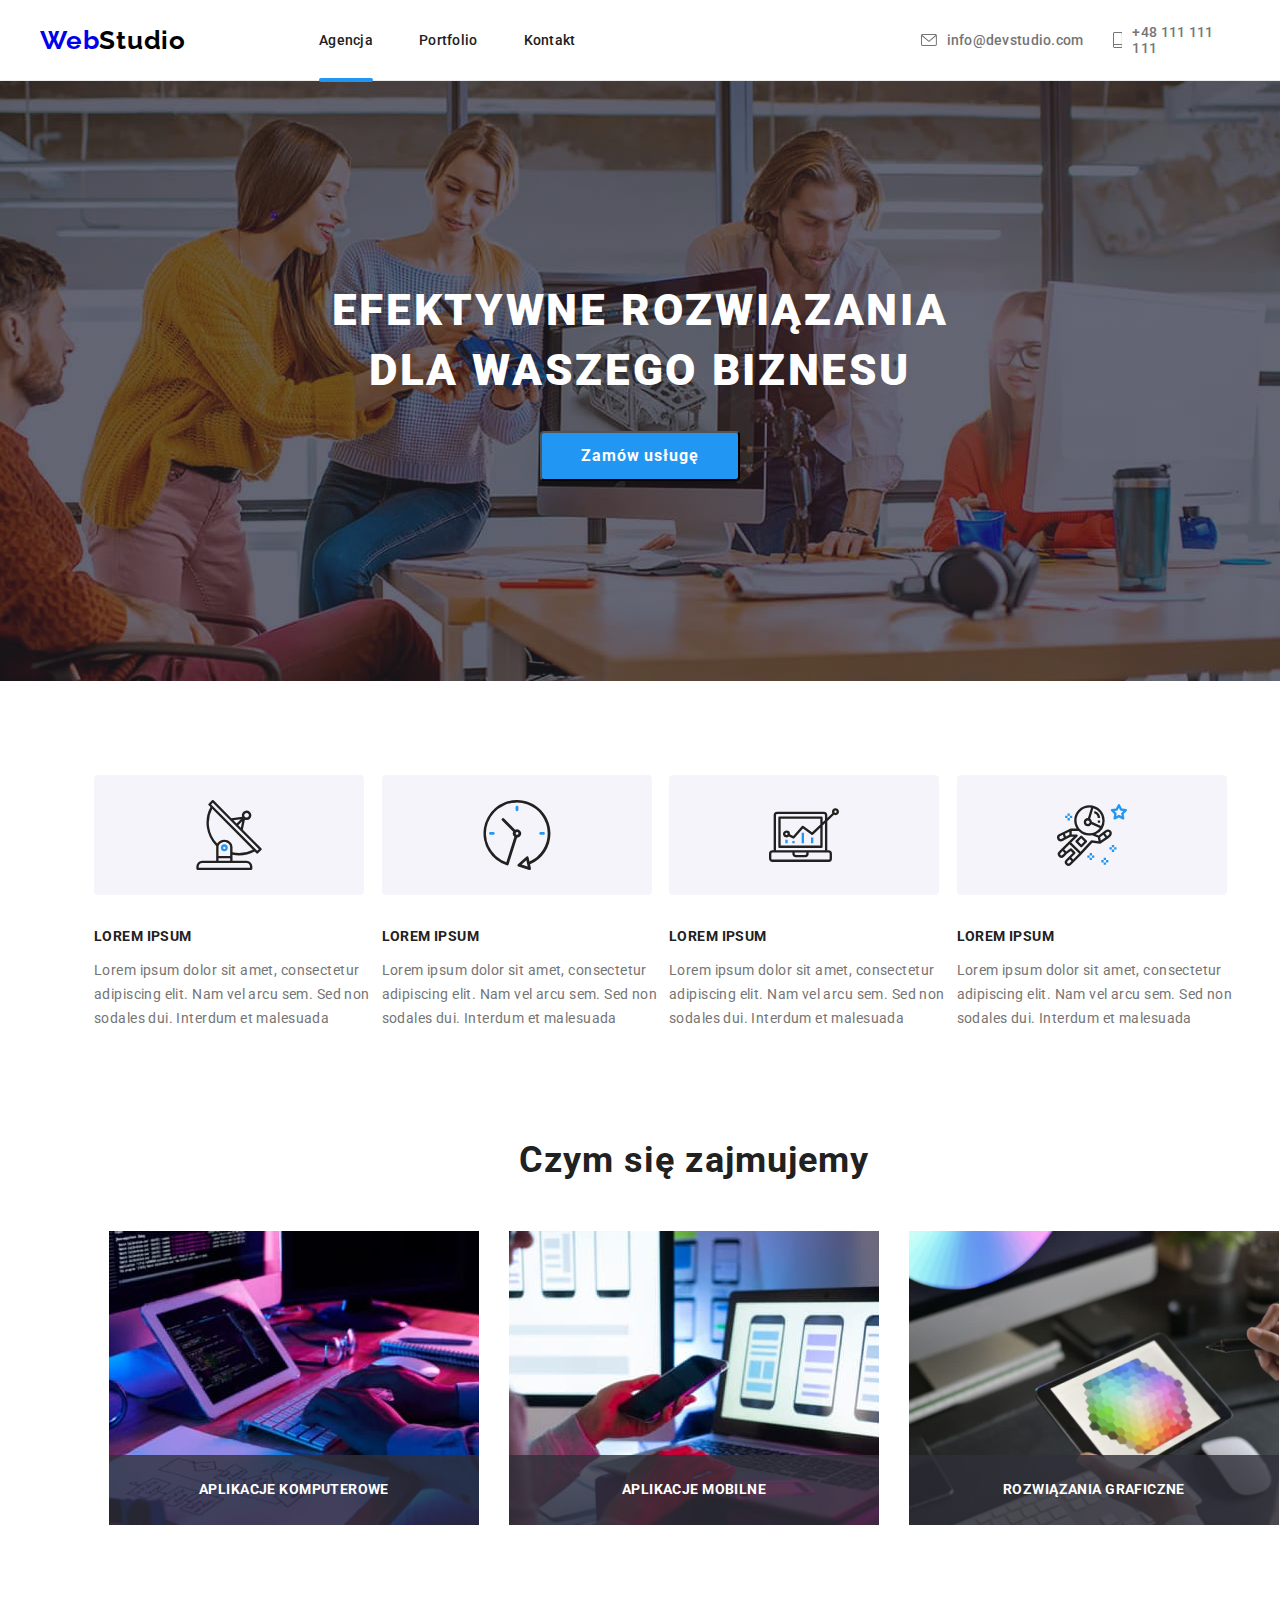
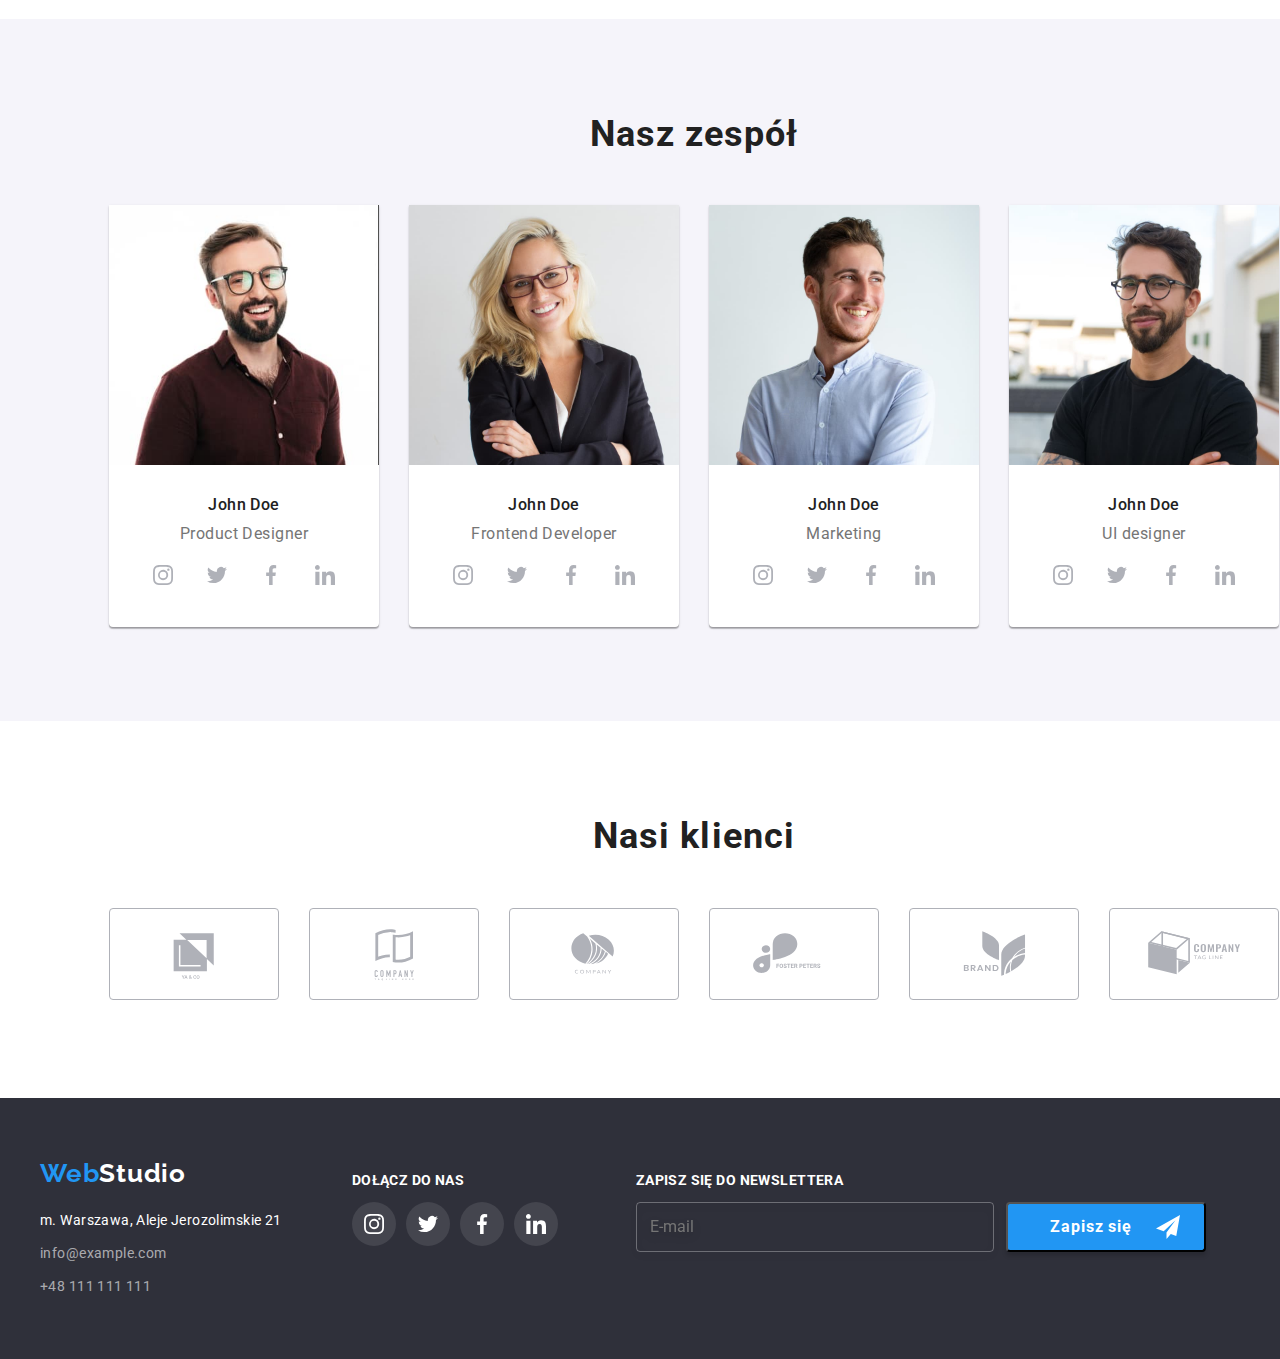
<file: index.html>
<!DOCTYPE html>
<html lang="en">
  <head>
    <title>Wojciech Szczygieł hw3</title>
    <meta charset="UTF-8" />
    <link
      rel="stylesheet"
      href="https://cdnjs.cloudflare.com/ajax/libs/modern-normalize/1.0.0/modern-normalize.min.css"
    />
    <link rel="stylesheet" href="style.css" />
    <link rel="preconnect" href="https://fonts.googleapis.com" />
    <link rel="preconnect" href="https://fonts.gstatic.com" crossorigin />
    <link
      href="https://fonts.googleapis.com/css2?family=Raleway:wght@700&display=swap"
      rel="stylesheet"
    />
    <link
      href="https://fonts.googleapis.com/css2?family=Roboto:wght@400;500;700;900&display=swap"
      rel="stylesheet"
    />
  </head>

  <body>
    <header class="header-style">
      <div class="container row">
        <div class="logo">
          <a href="index.html">Web<span class="logo-black">Studio</span></a>
        </div>
        <nav class="header-nav">
          <ul class="row">
            <li>
              <a class="nav-a is-active" href="index.html"
                >Agencja
                <!-- <div class="is-active"></div> -->
              </a>
            </li>
            <li><a class="nav-a" href="portfolio.html">Portfolio</a></li>
            <li><a class="nav-a" href="">Kontakt</a></li>
          </ul>
        </nav>
        <div class="header-mail">
          <a href="mailto:info@devstudio.com">
            <svg class="header-icon" width="16" height="12">
              <use href="./images/icons.svg#icon-envelope"></use>
            </svg>
            info@devstudio.com
          </a>
        </div>
        <div class="phone-number">
          <a href="">
            <svg class="header-icon" width="10" height="16">
              <use href="./images/icons.svg#icon-smartphone"></use>
            </svg>

            +48 111 111 111</a
          >
        </div>
      </div>
    </header>

    <main>
      <section class="section padding-zero">
        <div class="section-1-bg">
          <div class="container">
            <h1>EFEKTYWNE ROZWIĄZANIA DLA WASZEGO BIZNESU</h1>
            <button type="button" class="section-1-button" data-modal-open>
              <span class="button-name">Zamów usługę</span>
            </button>
          </div>
        </div>
      </section>

      <section class="section section-2-bg">
        <div class="container">
          <ul class="card-set">
            <li class="item">
              <svg width="270" height="120">
                <use href="./images/icons.svg#icon-antena"></use>
              </svg>
              <h2>Lorem ipsum</h2>
              <p>
                Lorem ipsum dolor sit amet, consectetur adipiscing elit. Nam vel
                arcu sem. Sed non sodales dui. Interdum et malesuada
              </p>
            </li>

            <li class="item">
              <svg width="270" height="120">
                <use href="./images/icons.svg#icon-clock"></use>
              </svg>
              <h2>Lorem ipsum</h2>
              <p>
                Lorem ipsum dolor sit amet, consectetur adipiscing elit. Nam vel
                arcu sem. Sed non sodales dui. Interdum et malesuada
              </p>
            </li>

            <li class="item">
              <svg width="270" height="120">
                <use href="./images/icons.svg#icon-diagram"></use>
              </svg>
              <h2>Lorem ipsum</h2>
              <p>
                Lorem ipsum dolor sit amet, consectetur adipiscing elit. Nam vel
                arcu sem. Sed non sodales dui. Interdum et malesuada
              </p>
            </li>

            <li class="item">
              <svg width="270" height="120">
                <use href="./images/icons.svg#icon-astronaut"></use>
              </svg>
              <h2>Lorem ipsum</h2>
              <p>
                Lorem ipsum dolor sit amet, consectetur adipiscing elit. Nam vel
                arcu sem. Sed non sodales dui. Interdum et malesuada
              </p>
            </li>
          </ul>

          <h2>Czym się zajmujemy</h2>

          <div class="main-div-2-images">
            <div class="main-div-2-single-image">
              <img
                width="370"
                height="294"
                alt="A person is typing on a keyboard in a slightly lighted room."
                src="images/csz0.jpg"
              />
              <p>Aplikacje komputerowe</p>
            </div>
            <div class="main-div-2-single-image">
              <img
                width="370"
                height="294"
                alt="A woman is in front of a computer. She has a phone in her hand."
                src="images/csz1.jpg"
              />
              <p>Aplikacje mobilne</p>
            </div>
            <div class="main-div-2-single-image">
              <img
                width="370"
                height="294"
                alt="A person is holding a tablet in their left hand and a pen in their right hand. On the tablet there is a palette of colors."
                src="images/csz2.jpg"
              />
              <p>Rozwiązania graficzne</p>
            </div>
          </div>
        </div>
      </section>

      <section class="section section-3-bg">
        <div class="container">
          <h2>Nasz zespół</h2>
          <ul class="main-div-3-our-team-table">
            <li class="main-div3-our-team-member">
              <img
                width="270"
                height="260"
                alt="A white young man in a claret shirt. He has a beard and is smiling."
                src="images/john_doe_1.jpg"
              />
              <p class="main-div3-our-team-member-name">John Doe</p>
              <p class="main-div3-our-team-member-position">Product Designer</p>
              <div class="social-links">
                <a href="#">
                  <svg width="44" height="44">
                    <use href="./images/icons.svg#icon-instagram"></use>
                  </svg>
                </a>
                <a href="#">
                  <svg width="44" height="44">
                    <use href="./images/icons.svg#icon-twitter"></use>
                  </svg>
                </a>
                <a href="#">
                  <svg width="44" height="44">
                    <use href="./images/icons.svg#icon-facebook"></use>
                  </svg>
                </a>
                <a href="#">
                  <svg width="44" height="44">
                    <use href="./images/icons.svg#icon-linkedin"></use>
                  </svg>
                </a>
              </div>
            </li>
            <li class="main-div3-our-team-member">
              <img
                width="270"
                height="260"
                alt="A white blonde woman in proffesional suit. She has sunglasses."
                src="images/john_doe_2.jpg"
              />
              <p class="main-div3-our-team-member-name">John Doe</p>
              <p class="main-div3-our-team-member-position">
                Frontend Developer
              </p>
              <div class="social-links">
                <a href="#">
                  <svg width="44" height="44">
                    <use href="./images/icons.svg#icon-instagram"></use>
                  </svg>
                </a>
                <a href="#">
                  <svg width="44" height="44">
                    <use href="./images/icons.svg#icon-twitter"></use>
                  </svg>
                </a>
                <a href="#">
                  <svg width="44" height="44">
                    <use href="./images/icons.svg#icon-facebook"></use>
                  </svg>
                </a>
                <a href="#">
                  <svg width="44" height="44">
                    <use href="./images/icons.svg#icon-linkedin"></use>
                  </svg>
                </a>
              </div>
            </li>
            <li class="main-div3-our-team-member">
              <img
                width="270"
                height="260"
                alt="A white young, wide smiling man in a bluish shirt."
                src="images/john_doe_3.jpg"
              />
              <p class="main-div3-our-team-member-name">John Doe</p>
              <p class="main-div3-our-team-member-position">Marketing</p>
              <div class="social-links">
                <a href="#">
                  <svg width="44" height="44">
                    <use href="./images/icons.svg#icon-instagram"></use>
                  </svg>
                </a>
                <a href="#">
                  <svg width="44" height="44">
                    <use href="./images/icons.svg#icon-twitter"></use>
                  </svg>
                </a>
                <a href="#">
                  <svg width="44" height="44">
                    <use href="./images/icons.svg#icon-facebook"></use>
                  </svg>
                </a>
                <a href="#">
                  <svg width="44" height="44">
                    <use href="./images/icons.svg#icon-linkedin"></use>
                  </svg>
                </a>
              </div>
            </li>

            <li class="main-div3-our-team-member">
              <img
                width="270"
                height="260"
                alt="A white man, slightly smiling, in a black shirt. He wears glasses and is miling."
                src="images/john_doe_4.jpg"
              />
              <p class="main-div3-our-team-member-name">John Doe</p>
              <p class="main-div3-our-team-member-position">UI designer</p>
              <div class="social-links">
                <a href="#">
                  <svg width="44" height="44">
                    <use href="./images/icons.svg#icon-instagram"></use>
                  </svg>
                </a>
                <a href="#">
                  <svg width="44" height="44">
                    <use href="./images/icons.svg#icon-twitter"></use>
                  </svg>
                </a>
                <a href="#">
                  <svg width="44" height="44">
                    <use href="./images/icons.svg#icon-facebook"></use>
                  </svg>
                </a>
                <a href="#">
                  <svg width="44" height="44">
                    <use href="./images/icons.svg#icon-linkedin"></use>
                  </svg>
                </a>
              </div>
            </li>
          </ul>
        </div>
      </section>

      <section class="section section-4-bg">
        <div class="container">
          <h2>Nasi klienci</h2>
          <ul class="all-our-clients">
            <li class="our-client">
              <a href="#">
                <svg width="170" height="92">
                  <use href="./images/icons.svg#icon-client-1"></use>
                </svg>
              </a>
            </li>
            <li class="our-client">
              <a href="#">
                <svg width="170" height="92">
                  <use href="./images/icons.svg#icon-client-2"></use>
                </svg>
              </a>
            </li>
            <li class="our-client">
              <a href="#">
                <svg width="170" height="92">
                  <use href="./images/icons.svg#icon-client-3"></use>
                </svg>
              </a>
            </li>
            <li class="our-client">
              <a href="#">
                <svg width="170" height="92">
                  <use href="./images/icons.svg#icon-client-4"></use>
                </svg>
              </a>
            </li>
            <li class="our-client">
              <a href="#">
                <svg width="170" height="92">
                  <use href="./images/icons.svg#icon-client-5"></use>
                </svg>
              </a>
            </li>
            <li class="our-client">
              <a href="#">
                <svg width="170" height="92">
                  <use href="./images/icons.svg#icon-client-6"></use>
                </svg>
              </a>
            </li>
          </ul>
        </div>
      </section>
    </main>

    <footer>
      <div class="footer-style">
        <div class="container footer-align-items-left">
          <div class="footer-div-1">
            <a class="footer-logo"
              ><span class="footer-logo-blueweb">Web</span>Studio</a
            >
            <address class="footer-adress-full">
              <a href="#" class="footer-adress">
                m. Warszawa, Aleje Jerozolimskie 21</a
              >
              <a class="footer-mail" href="mailto:info@example.com"
                >info@example.com</a
              >
              <a href="#" class="footer-telephone">+48 111 111 111</a>
            </address>
          </div>
          <div>
            <p class="footer-join-us">Dołącz do nas</p>
            <div class="footer-social-links">
              <a href="#">
                <svg width="44" height="44">
                  <use href="./images/icons.svg#icon-instagram"></use>
                </svg>
              </a>
              <a href="#">
                <svg width="44" height="44">
                  <use href="./images/icons.svg#icon-twitter"></use>
                </svg>
              </a>
              <a href="#">
                <svg width="44" height="44">
                  <use href="./images/icons.svg#icon-facebook"></use>
                </svg>
              </a>
              <a href="#">
                <svg width="44" height="44">
                  <use href="./images/icons.svg#icon-linkedin"></use>
                </svg>
              </a>
            </div>
          </div>
          <div class="footer-div-form">
            <p class="footer-join-us">Zapisz się do newslettera</p>
            <form class="footer-newsletter-form">
              <input
                type="email"
                name="newsletter_email"
                placeholder="E-mail"
              />
              <button type="submit" class="footer-button" data-modal-open>
                <span class="button-name-footer">Zapisz się </span>
                <svg width="24" height="24">
                  <use href="./images/icons.svg#icon-send"></use>
                </svg>
              </button>
            </form>
          </div>
        </div>
      </div>
    </footer>

    <div class="overlay is-hidden" data-modal>
      <div class="modal">
        <button data-modal-close>
          <svg width="11" height="11">
            <use href="./images/icons.svg#icon-close"></use>
          </svg>
        </button>

        <form class="form">
          <p class="modal-header">Zostaw swoje dane w formularzu poniżej</p>

          <fieldset class="fieldset">
            <label>
              <p>Name</p>
              <input type="text" name="order_person_name" />
              <div class="input-icon">
                <svg width="18" height="18">
                  <use href="./images/icons.svg#icon-person-black"></use>
                </svg>
              </div>
            </label>
            <label>
              <p>Telefon</p>
              <input type="tel" name="order_phone_number" />
              <div class="input-icon">
                <svg width="18" height="18">
                  <use href="./images/icons.svg#icon-phone-black"></use>
                </svg>
              </div>
            </label>
            <label>
              <p>Email</p>
              <input type="email" name="order_email" />
              <div class="input-icon">
                <svg width="18" height="18">
                  <use href="./images/icons.svg#icon-email-black"></use>
                </svg>
              </div>
            </label>
            <label>
              <p>Komentarz</p>
              <textarea
                name="order_comment"
                rows="5"
                placeholder="Wprowadź tekst"
              ></textarea>
            </label>
          </fieldset>
          <div class="accept-label">
            <label>
              <input
                class="form-checkbox"
                type="checkbox"
                name="agreed_to_regulation_and_privacy_policy"
                value="agreed"
                unchecked
                display="none"
              />
              <div class="input-icon-check">
                <svg width="16" height="15">
                  <use href="./images/icons.svg#icon-check"></use>
                </svg>
              </div>
            </label>
            <p>
              Oświadczam iż akceptuję <a href="#">Regulamin</a> i
              <a href="#">Politykę prywatności</a>
            </p>
          </div>
          <button type="submit" class="modal-send-button" data-modal-open>
            <span class="button-name">Wyślij</span>
          </button>
        </form>
      </div>
    </div>

    <script src="./js/modal.js"></script>
  </body>
</html>
</file>
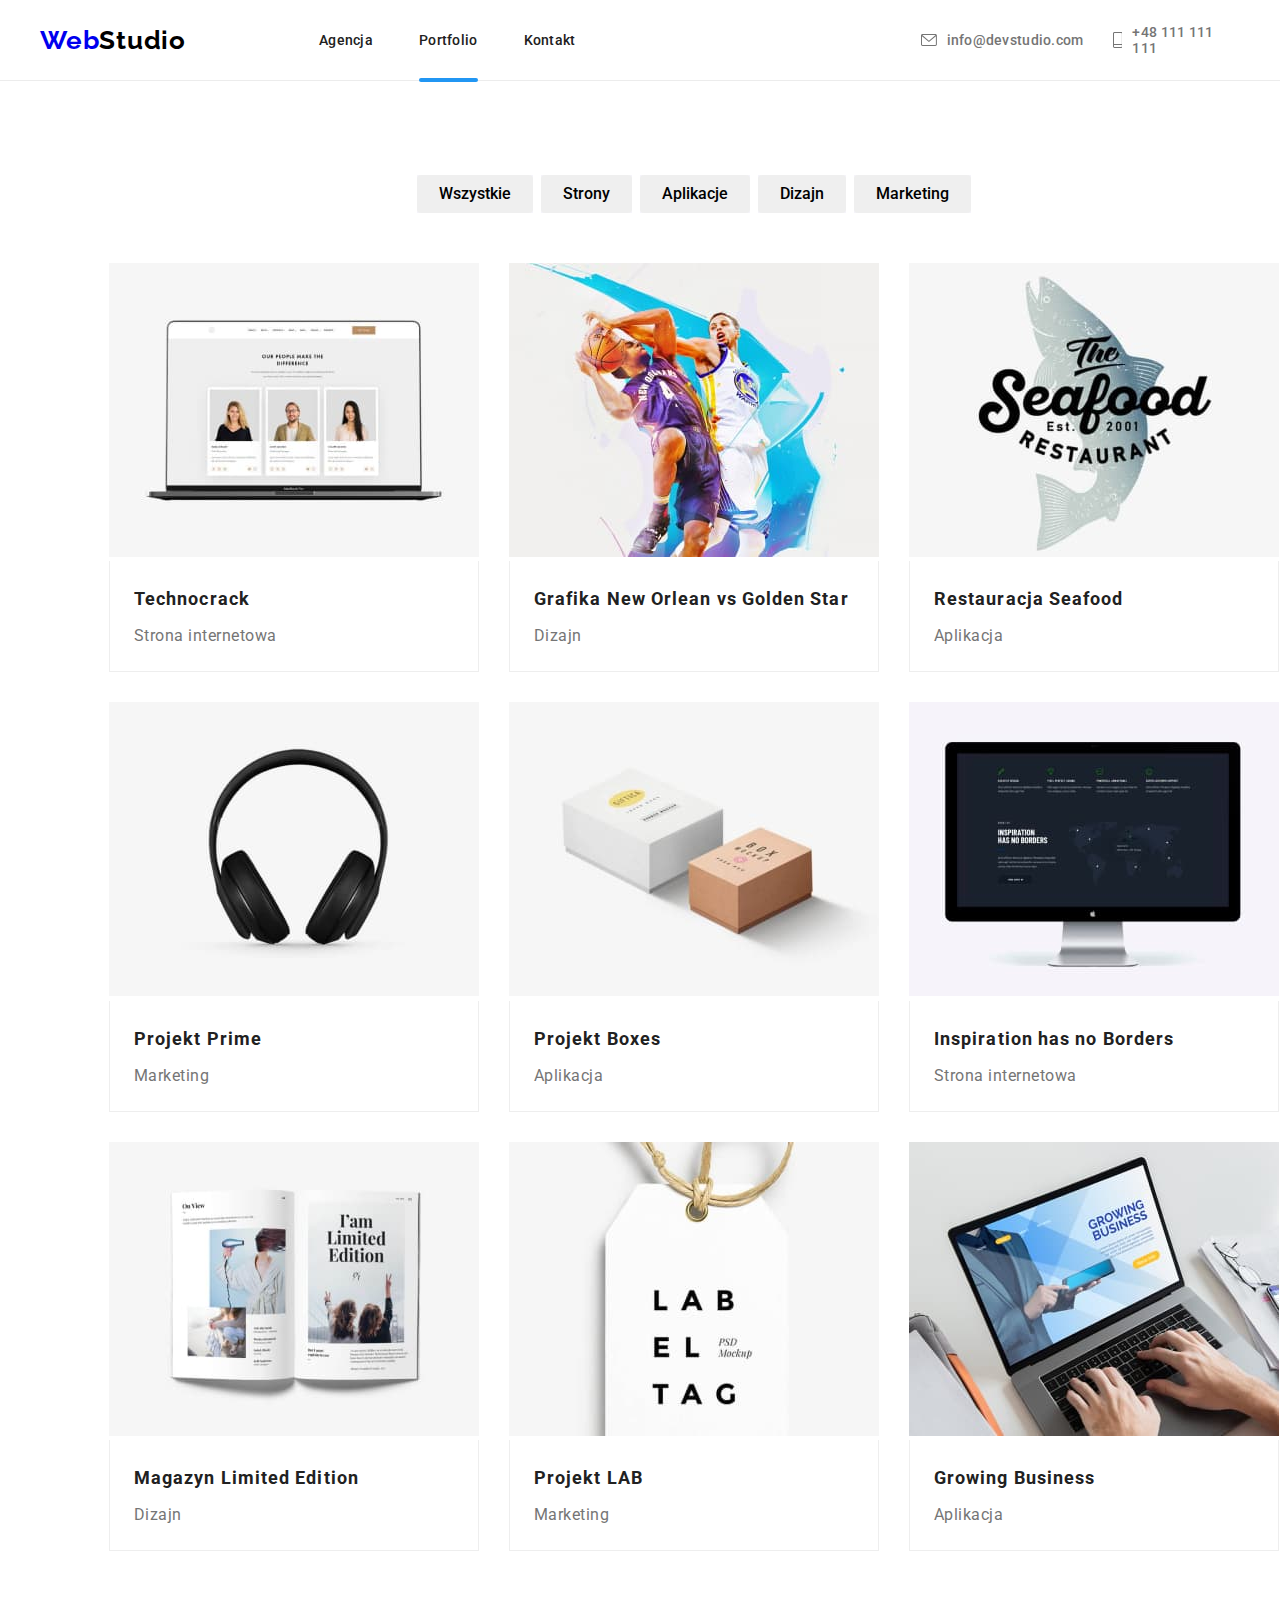
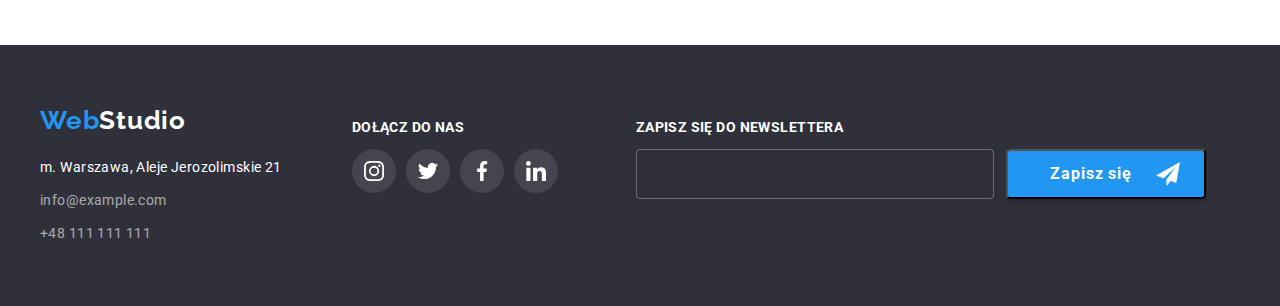
<file: portfolio.html>
<!DOCTYPE html>
<html lang="en">
  <head>
    <title>Portfolio hw3</title>
    <meta charset="UTF-8" />
    <link
      rel="stylesheet"
      href="https://cdnjs.cloudflare.com/ajax/libs/modern-normalize/1.0.0/modern-normalize.min.css"
    />
    <link rel="stylesheet" href="style.css" />
    <link rel="preconnect" href="https://fonts.googleapis.com" />
    <link rel="preconnect" href="https://fonts.gstatic.com" crossorigin />
    <link
      href="https://fonts.googleapis.com/css2?family=Raleway:wght@700&display=swap"
      rel="stylesheet"
    />
    <link
      href="https://fonts.googleapis.com/css2?family=Roboto:wght@400;500;700;900&display=swap"
      rel="stylesheet"
    />
  </head>

  <body>
    <header class="header-style">
      <div class="container row">
        <div class="logo">
          <a href="index.html">Web<span class="logo-black">Studio</span></a>
        </div>
        <nav class="header-nav">
          <ul class="row">
            <li>
              <a class="nav-a" href="index.html"
                >Agencja
                <!-- <div class="is-active"></div> -->
              </a>
            </li>
            <li>
              <a class="nav-a is-active" href="portfolio.html">Portfolio</a>
            </li>
            <li><a class="nav-a" href="">Kontakt</a></li>
          </ul>
        </nav>
        <div class="header-mail">
          <a href="mailto:info@devstudio.com">
            <svg class="header-icon" width="16" height="12">
              <use href="./images/icons.svg#icon-envelope"></use>
            </svg>
            info@devstudio.com
          </a>
        </div>
        <div class="phone-number">
          <a href="">
            <svg class="header-icon" width="10" height="16">
              <use href="./images/icons.svg#icon-smartphone"></use>
            </svg>

            +48 111 111 111</a
          >
        </div>
      </div>
    </header>

    <main>
      <section class="section section-2-bg">
        <div class="container">
          <ul class="portfolio-buttons">
            <li><button type="button">Wszystkie</button></li>
            <li><button type="button">Strony</button></li>
            <li><button type="button">Aplikacje</button></li>
            <li><button type="button">Dizajn</button></li>
            <li><button type="button">Marketing</button></li>
          </ul>

          <ul class="portfolio-cards-wrap">
            <li class="portfolio-images-grid" tabindex="0">
              <div class="portfolio-image">
                <img
                  width="370"
                  height="294"
                  alt="A laptop"
                  src="images/portfolio1.jpg"
                />
                <div class="portfolio-image-rolling-in">
                  Technocrack jest popularną platformą wykorzystywaną do
                  rozpowszechniania koronawirusa. Firmy wykorzystują tę
                  platformę do celów szpiegowskich i ataków na niezabezpieczone
                  serwery konkurencji
                </div>
              </div>
              <p class="portfolio-card-header">Technocrack</p>
              <p class="portfolio-card-comment">Strona internetowa</p>
            </li>
            <li class="portfolio-images-grid" tabindex="0">
              <div class="portfolio-image">
                <img
                  width="370"
                  height="294"
                  alt="Two basketball players fighting over a ball during a jump"
                  src="images/portfolio2.jpg"
                />
                <div class="portfolio-image-rolling-in">
                  Technocrack jest popularną platformą wykorzystywaną do
                  rozpowszechniania koronawirusa. Firmy wykorzystują tę
                  platformę do celów szpiegowskich i ataków na niezabezpieczone
                  serwery konkurencji
                </div>
              </div>
              <p class="portfolio-card-header">
                Grafika New Orlean vs Golden Star
              </p>
              <p class="portfolio-card-comment">Dizajn</p>
            </li>
            <li class="portfolio-images-grid" tabindex="0">
              <div class="portfolio-image">
                <img
                  width="370"
                  height="294"
                  alt="Logo of a seafood reastaurant."
                  src="images/portfolio3.jpg"
                />
                <div class="portfolio-image-rolling-in">
                  Technocrack jest popularną platformą wykorzystywaną do
                  rozpowszechniania koronawirusa. Firmy wykorzystują tę
                  platformę do celów szpiegowskich i ataków na niezabezpieczone
                  serwery konkurencji
                </div>
              </div>
              <p class="portfolio-card-header">Restauracja Seafood</p>
              <p class="portfolio-card-comment">Aplikacja</p>
            </li>

            <li class="portfolio-images-grid" tabindex="0">
              <div class="portfolio-image">
                <img
                  width="370"
                  height="294"
                  alt="A laptop"
                  src="images/portfolio4.jpg"
                />
                <div class="portfolio-image-rolling-in">
                  Technocrack jest popularną platformą wykorzystywaną do
                  rozpowszechniania koronawirusa. Firmy wykorzystują tę
                  platformę do celów szpiegowskich i ataków na niezabezpieczone
                  serwery konkurencji
                </div>
              </div>
              <p class="portfolio-card-header">Projekt Prime</p>
              <p class="portfolio-card-comment">Marketing</p>
            </li>
            <li class="portfolio-images-grid" tabindex="0">
              <div class="portfolio-image">
                <img
                  width="370"
                  height="294"
                  alt="Two basketball players fighting over a ball during a jump"
                  src="images/portfolio5.jpg"
                />
                <div class="portfolio-image-rolling-in">
                  Technocrack jest popularną platformą wykorzystywaną do
                  rozpowszechniania koronawirusa. Firmy wykorzystują tę
                  platformę do celów szpiegowskich i ataków na niezabezpieczone
                  serwery konkurencji
                </div>
              </div>
              <p class="portfolio-card-header">Projekt Boxes</p>
              <p class="portfolio-card-comment">Aplikacja</p>
            </li>
            <li class="portfolio-images-grid" tabindex="0">
              <div class="portfolio-image">
                <img
                  width="370"
                  height="294"
                  alt="Logo of a seafood reastaurant."
                  src="images/portfolio6.jpg"
                />
                <div class="portfolio-image-rolling-in">
                  Technocrack jest popularną platformą wykorzystywaną do
                  rozpowszechniania koronawirusa. Firmy wykorzystują tę
                  platformę do celów szpiegowskich i ataków na niezabezpieczone
                  serwery konkurencji
                </div>
              </div>
              <p class="portfolio-card-header">Inspiration has no Borders</p>
              <p class="portfolio-card-comment">Strona internetowa</p>
            </li>

            <li class="portfolio-images-grid" tabindex="0">
              <div class="portfolio-image">
                <img
                  width="370"
                  height="294"
                  alt="A laptop"
                  src="images/portfolio7.jpg"
                />
                <div class="portfolio-image-rolling-in">
                  Technocrack jest popularną platformą wykorzystywaną do
                  rozpowszechniania koronawirusa. Firmy wykorzystują tę
                  platformę do celów szpiegowskich i ataków na niezabezpieczone
                  serwery konkurencji
                </div>
              </div>
              <p class="portfolio-card-header">Magazyn Limited Edition</p>
              <p class="portfolio-card-comment">Dizajn</p>
            </li>
            <li class="portfolio-images-grid" tabindex="0">
              <div class="portfolio-image">
                <img
                  width="370"
                  height="294"
                  alt="Two basketball players fighting over a ball during a jump"
                  src="images/portfolio8.jpg"
                />
                <div class="portfolio-image-rolling-in">
                  Technocrack jest popularną platformą wykorzystywaną do
                  rozpowszechniania koronawirusa. Firmy wykorzystują tę
                  platformę do celów szpiegowskich i ataków na niezabezpieczone
                  serwery konkurencji
                </div>
              </div>
              <p class="portfolio-card-header">Projekt LAB</p>
              <p class="portfolio-card-comment">Marketing</p>
            </li>
            <li class="portfolio-images-grid" tabindex="0">
              <div class="portfolio-image">
                <img
                  width="370"
                  height="294"
                  alt="Logo of a seafood reastaurant."
                  src="images/portfolio9.jpg"
                />
                <div class="portfolio-image-rolling-in">
                  Technocrack jest popularną platformą wykorzystywaną do
                  rozpowszechniania koronawirusa. Firmy wykorzystują tę
                  platformę do celów szpiegowskich i ataków na niezabezpieczone
                  serwery konkurencji
                </div>
              </div>
              <p class="portfolio-card-header">Growing Business</p>
              <p class="portfolio-card-comment">Aplikacja</p>
            </li>
          </ul>
        </div>
      </section>
    </main>

    <footer>
      <div class="footer-style">
        <div class="container footer-align-items-left">
          <div class="footer-div-1">
            <a class="footer-logo"
              ><span class="footer-logo-blueweb">Web</span>Studio</a
            >
            <address class="footer-adress-full">
              <a href="#" class="footer-adress">
                m. Warszawa, Aleje Jerozolimskie 21</a
              >
              <a class="footer-mail" href="mailto:info@example.com"
                >info@example.com</a
              >
              <a href="#" class="footer-telephone">+48 111 111 111</a>
            </address>
          </div>
          <div>
            <p class="footer-join-us">Dołącz do nas</p>
            <div class="footer-social-links">
              <a href="#">
                <svg width="44" height="44">
                  <use href="./images/icons.svg#icon-instagram"></use>
                </svg>
              </a>
              <a href="#">
                <svg width="44" height="44">
                  <use href="./images/icons.svg#icon-twitter"></use>
                </svg>
              </a>
              <a href="#">
                <svg width="44" height="44">
                  <use href="./images/icons.svg#icon-facebook"></use>
                </svg>
              </a>
              <a href="#">
                <svg width="44" height="44">
                  <use href="./images/icons.svg#icon-linkedin"></use>
                </svg>
              </a>
            </div>
          </div>
          <div class="footer-div-form">
            <p class="footer-join-us">Zapisz się do newslettera</p>
            <form class="footer-newsletter-form">
              <input type="email" name="newsletter_email" />
              <button type="submit" class="footer-button" data-modal-open>
                <span class="button-name-footer">Zapisz się </span>
                <svg width="24" height="24">
                  <use href="./images/icons.svg#icon-send"></use>
                </svg>
              </button>
            </form>
          </div>
        </div>
      </div>
    </footer>
  </body>
</html>
</file>
<file: style.css>
:root {
  --background: #fff;
  --primary-color: #2196f3;
  --primary-text-color: #212121;
  --section-bg-color: #2f303a;
  --section-color: #fff;
  --studio-button-text-color: #fff;
  --main-div-our-team-background-color: #f5f4fa;
  --our-team-member-background-color: #fff;
  --our-team-member-position-text-color: #757575;
  --footer-background: #2f303a;
  --footer-logo-color: #fff;
  --footer-adress-color: #fff;
  --portfolio-buttons-background-color: #f5f4fa;
  --portfolio-buttons-text-hover-color: #fff;
  --section-2-bg-color: #fff;
  --portfolio-card-border: #eeeeee;
  --header-border: #ececec;
  --footer-adress: rgba(255, 255, 255, 0.6);
  --social-links-color: #afb1b8;
  --footer-social-links-bg: rgba(255, 255, 255, 0.1);
  --footer-input-border: rgba(255, 255, 255, 0.3);
  --form-field-border: rgba(33, 33, 33, 0.2);
  --form-placeholder: rgba(117, 117, 117, 0.5);
}

h1 {
  margin: 0;
  padding: 0;
}

h2 {
  padding: 0;
  margin: 0;
}

body {
  font-family: "Roboto", Arial, Helvetica, sans-serif;
  font-style: normal;
  font-weight: 400;
  color: var(--primary-text-color);
  margin: 0 auto;
  background-color: var(--background);
}

.container {
  width: 1200px;
  display: flex;
  flex-direction: column;
  align-items: center;
  margin: auto;
}

.row {
  display: flex;
  flex-direction: row;
  justify-content: center;
  list-style-type: none;
}

.header-style {
  font-weight: 500;
  font-size: 14px;
  letter-spacing: 0.02em;
  display: flex;
  justify-content: center;
  border-bottom: 1px solid var(--header-border);
}

.nav-a {
  position: relative;
  color: var(--primary-text-color);
  text-decoration: none;
  transition-property: color;
  transition-duration: 250ms;
  transition-timing-function: cubic-bezier(0.4, 0, 0.2, 1);
}

.row > li > a:focus,
.row > li > a:hover {
  color: var(--primary-color);
  outline: none;
}

.nav-a:visited {
  color: inherit;
}

.is-active::after {
  content: "";
  position: absolute;
  width: 100%;
  height: 4px;
  left: 0px;
  top: 46px;

  background: #2196f3;
  border-radius: 2px;
}

.is-active:visited {
  color: var(--primary-color);
}

.logo {
  font-family: "Raleway";
  font-weight: 700;
  font-size: 26px;
  margin-right: 93px;

  letter-spacing: 0.03em;

  color: var(--primary-color);
  line-height: 3.076923076923077;
}
.logo > a {
  text-decoration: none;
}

.logo > a:visited {
  color: inherit;
}

.logo-black {
  color: black;
}

.row > li:not(:last-child) {
  margin-right: 46px;
}

.header-nav {
  margin-right: 345px;
}

.header-mail {
  margin-right: 29px;
}

.header-icon {
  margin-right: 10px;
  display: block;
  fill: var(--our-team-member-position-text-color);
  transition-property: fill;
  transition-duration: 250ms;
  transition-timing-function: cubic-bezier(0.4, 0, 0.2, 1);
}

.phone-number > a,
.header-mail > a {
  text-decoration: none;

  align-items: center;
  display: flex;
  color: var(--our-team-member-position-text-color);
  transition-property: color;
  transition-duration: 250ms;
  transition-timing-function: cubic-bezier(0.4, 0, 0.2, 1);
}

.phone-number a:focus,
.phone-number a:hover,
.header-mail a:focus,
.header-mail a:hover {
  color: var(--primary-color);
  outline: none;
}

.phone-number a:focus > svg,
.phone-number a:hover > svg,
.header-mail a:focus > svg,
.header-mail a:hover > svg {
  fill: var(--primary-color);
  outline: none;
}

.section {
  align-items: center;
  display: flex;
  justify-content: center;
  flex-direction: column;
  padding: 94px;
  width: 100%;
  background: var(--section-bg-color);
}

.padding-zero {
  padding: 0;
}

.section-2-bg {
  background-color: var(--section-2-bg-color);
}

.container > h1 {
  font-weight: 900;
  width: 696px;
  font-size: 44px;
  line-height: 1.36;
  /* or 136% */
  text-align: center;
  letter-spacing: 0.06em;
  text-transform: uppercase;

  color: var(--section-color);
}

.section-1-button {
  height: 50px;
  width: 200px;
  margin-top: 30px;
  background: var(--primary-color);
  box-shadow: 0px 4px 4px rgba(0, 0, 0, 0.15);
  border-radius: 4px;
}

.button-name {
  width: 117px;
  font-weight: 700;
  line-height: 1.88;

  align-items: center;
  text-align: center;
  letter-spacing: 0.06em;
  color: var(--studio-button-text-color);
}

.section-1-bg {
  padding: 200px;
  background-image: linear-gradient(to right, #2f303a66, #2f303a66),
    url(images/section-1-background.jpg);
  height: 600px;

  object-fit: contain;
}

.card-set {
  margin: 0;
  display: flex;
  flex-wrap: wrap;
  gap: 10px;
  padding: 0 0 94px 0;
  list-style: none;
}

.item {
  flex-basis: calc((100% - 90px) / 4);
}

.item > h2 {
  margin-top: 30px;
  font-weight: 700;
  font-size: 14px;
  line-height: 1.14;
  letter-spacing: 0.03em;
  text-transform: uppercase;
}

.item > p {
  font-weight: 400;
  font-size: 14px;
  line-height: 1.71;

  letter-spacing: 0.03em;
  color: var(--our-team-member-position-text-color);
}

.container > h2 {
  font-weight: 700;
  font-size: 36px;
  line-height: 1.17;
  letter-spacing: 0.03em;
}

.main-div-2-images {
  padding: 50px 0 0 0;
  display: flex;
  gap: 30px;
}

.main-div-2-single-image {
  position: relative;
  margin: 0;
  padding: 0;
}

.main-div-2-single-image > p {
  position: absolute;
  font-weight: 700;
  font-size: 14px;
  line-height: 1.14;
  text-align: center;
  letter-spacing: 0.03em;
  text-transform: uppercase;
  width: 100%;
  height: 70px;
  color: var(--footer-logo-color);
  background-color: rgba(47, 48, 58, 0.8);
  left: 0;
  bottom: 0px;
  padding: 27px 0;
  margin: 0;
}

.main-div-2-single-image > img {
  margin: 0;
  padding: 0;
  display: block;
}

.main-div-3-our-team {
  background: var(--main-div-our-team-background-color);
  margin-top: 94px;
  align-items: center;
  display: flex;
  justify-content: center;
  flex-direction: column;
}

.section-3-bg {
  background-color: var(--portfolio-buttons-background-color);
}

.section-4-bg {
  background-color: var(--background);
}

.main-div-3-our-team > h2 {
  font-weight: 700;
  font-size: 36px;
  line-height: 1.17;
  letter-spacing: 0.03em;
}

.main-div-3-our-team-table {
  margin: 50px 0 0 0;
  display: flex;
  flex-wrap: wrap;
  gap: 30px;
  padding: 0;
  list-style: none;
}

.social-links {
  display: flex;
  justify-content: center;
  gap: 10px;
  padding: 0 0 30px 0;
}

.social-links > a > svg {
  display: block;
  border-radius: 50%;
  background-color: var(--background);
  fill: var(--social-links-color);
  transition-property: background-color fill;
  transition-duration: 250ms;
  transition-timing-function: cubic-bezier(0.4, 0, 0.2, 1);
}

.social-links > a:focus > svg,
.social-links > a:hover > svg {
  background-color: var(--primary-color);
  fill: var(--background);
  outline: none;
}

.main-div3-our-team-member {
  flex-basis: calc((100% - 90px) / 4);
  background: var(--our-team-member-background-color);
  box-shadow: 0px 1px 3px rgba(0, 0, 0, 0.12), 0px 1px 1px rgba(0, 0, 0, 0.14),
    0px 2px 1px rgba(0, 0, 0, 0.2);
  border-radius: 0px 0px 4px 4px;
}

.main-div3-our-team-member > img {
  display: block;
  margin: 0 0 30px 0;
}

.main-div3-our-team-member-name {
  font-weight: 500;
  line-height: 1.19;
  /* identical to box height */
  text-align: center;
  letter-spacing: 0.03em;
  margin: 0 0 10px 0;
}

.main-div3-our-team-member-position {
  line-height: 1.19;
  /* identical to box height */
  text-align: center;
  letter-spacing: 0.03em;
  color: var(--our-team-member-position-text-color);
  margin: 0 0 10px 0;
}

.section > h2 {
  font-weight: 700;
  font-size: 36px;
  line-height: 36px;
  text-align: center;
  letter-spacing: 0.03em;
}

.all-our-clients {
  margin: 50px 0 0 0;
  display: flex;
  flex-wrap: wrap;
  gap: 30px;
  padding: 0;
  list-style: none;
}

.our-client {
  flex-basis: calc((100% - 150px) / 6);
}

.our-client > a > svg {
  fill: var(--social-links-color);
  border: 1px solid var(--social-links-color);
  background: var(--our-team-member-background-color);
  border-radius: 4px;
  transition-property: border-color fill;
  transition-duration: 250ms;
  transition-timing-function: cubic-bezier(0.4, 0, 0.2, 1);
}
.our-client > a:focus > svg,
.our-client > a:hover > svg {
  fill: var(--primary-color);
  border-color: var(--primary-color);
  outline: none;
}

.footer-style {
  background: var(--footer-background);
  padding: 60px 0;
}

.footer-align-items-left {
  align-items: flex-start;
  display: flex;
  flex-direction: row;
}

.container-flex-start {
  align-items: flex-start;
}

.footer-div-1 {
  margin: 0 70px 0 0;
}

.footer-logo {
  font-family: "Raleway";
  font-weight: 700;
  font-size: 26px;
  line-height: 1.19;
  /* identical to box height */

  letter-spacing: 0.03em;
  color: var(--footer-logo-color);
}

.footer-adress-full {
  margin-top: 20px;
}

.footer-logo-blueweb {
  color: var(--primary-color);
}
.footer-adress {
  font-weight: 400;
  font-size: 14px;
  line-height: 1.71;
  display: block;
  /* or 171% */
  text-decoration: none;
  letter-spacing: 0.03em;

  color: var(--footer-adress-color);
  font-style: normal;
  transition-property: color;
  transition-duration: 250ms;
  transition-timing-function: cubic-bezier(0.4, 0, 0.2, 1);
}

.footer-adress:focus,
.footer-adress:hover {
  color: var(--primary-color);
  outline: none;
}

.footer-mail {
  display: block;
  font-style: normal;
  margin-top: 9px;
  font-size: 14px;
  line-height: 1.71;

  letter-spacing: 0.03em;
  text-decoration: none;
  color: var(--footer-adress);
  transition-property: color;
  transition-duration: 250ms;
  transition-timing-function: cubic-bezier(0.4, 0, 0.2, 1);
}

.footer-mail:focus,
.footer-mail:hover {
  color: var(--primary-color);
  outline: none;
}

.footer-telephone {
  display: block;
  text-decoration: none;
  font-style: normal;
  margin-top: 9px;
  font-size: 14px;
  line-height: 1.71;
  letter-spacing: 0.03em;
  color: var(--footer-adress);
  transition-property: color;
  transition-duration: 250ms;
  transition-timing-function: cubic-bezier(0.4, 0, 0.2, 1);
}

.footer-telephone:focus,
.footer-telephone:hover {
  color: var(--primary-color);
  outline: none;
}

.footer-join-us {
  font-weight: 700;
  font-size: 14px;
  line-height: 16px;
  letter-spacing: 0.03em;
  text-transform: uppercase;

  color: var(--portfolio-buttons-text-hover-color);
}

.footer-social-links {
  display: flex;
  justify-content: center;
  gap: 10px;
}

.footer-social-links > a > svg {
  display: block;
  border-radius: 50%;
  fill: var(--background);
  background-color: var(--footer-social-links-bg);
  transition-property: background-color;
  transition-duration: 250ms;
  transition-timing-function: cubic-bezier(0.4, 0, 0.2, 1);
}

.footer-social-links > a:focus > svg,
.footer-social-links > a:hover > svg {
  background-color: var(--primary-color);
  cursor: pointer;
  outline: none;
}

.footer-button {
  padding: 0 0 0 0px;
  height: 50px;
  width: 200px;
  margin: 0;
  background: var(--primary-color);
  box-shadow: 0px 4px 4px rgba(0, 0, 0, 0.15);
  border-radius: 4px;
  line-height: 50px;
  display: flex;
  flex-direction: row;
  align-items: center;
}

.footer-div-form {
  margin: 0 0 0 78px;
}

.button-name-footer {
  margin: 0 24px 0 0;
  padding: 0 0 0 42px;
  font-weight: 700;
  letter-spacing: 0.06em;
  color: var(--studio-button-text-color);
}

.footer-button > svg {
  fill: var(--background);
  padding: 0;
}

.footer-newsletter-form {
  padding: 0;
  margin: 0;
  display: flex;
  flex-direction: row;
  gap: 12px;
}

.footer-newsletter-form > input {
  margin: 0;
  padding: 13px;
  width: 358px;
  height: 50px;
  background: none;
  border: 1px solid var(--footer-input-border);
  filter: drop-shadow(0px 4px 4px rgba(0, 0, 0, 0.15));
  border-radius: 4px;
  color: var(--background);
}

.portfolio-buttons {
  margin-top: 0;
  padding-left: 0;
  margin-bottom: 50px;
  list-style: none;
  align-items: center;
  display: flex;
  justify-content: center;
}

.portfolio-buttons > li {
  background: var(--portfolio-buttons-background-color);
}
.portfolio-buttons > li > button:focus,
.portfolio-buttons > li > button:hover {
  outline: none;
  background: var(--primary-color);
  color: var(--portfolio-buttons-text-hover-color);
  box-shadow: 0px 3px 1px rgba(0, 0, 0, 0.1), 0px 1px 2px rgba(0, 0, 0, 0.08),
    0px 2px 2px rgba(0, 0, 0, 0.12);
}

.portfolio-buttons > li > button {
  height: 38px;
  font-weight: 500;
  cursor: pointer;
  padding: 6px 22px;
  border: none;
  border-radius: 4px;
  transition-property: background-color color box-shadow;
  transition-duration: 250ms;
  transition-timing-function: cubic-bezier(0.4, 0, 0.2, 1);
}

.portfolio-buttons > li:not(:last-child) {
  margin-right: 8px;
}

.portfolio-cards-wrap {
  justify-content: center;
  display: flex;
  flex-wrap: wrap;
  gap: 30px;
  padding: 0;
  margin: 0;
  list-style: none;
}

.portfolio-images-grid {
  border-bottom: 1px solid var(--portfolio-card-border);
  background-color: var(--section-2-bg-color);

  transition-property: box-shadow;
  transition-duration: 250ms;
  transition-timing-function: cubic-bezier(0.4, 0, 0.2, 1);
}

.portfolio-images-grid:focus,
.portfolio-images-grid:hover {
  box-shadow: 0px 1px 1px rgba(0, 0, 0, 0.12), 0px 4px 4px rgba(0, 0, 0, 0.06),
    1px 4px 6px rgba(0, 0, 0, 0.16);
  outline: none;
}

.portfolio-images-grid:focus .portfolio-image .portfolio-image-rolling-in,
.portfolio-images-grid:hover .portfolio-image .portfolio-image-rolling-in {
  transform: translateY(0);
  outline: none;
}

.portfolio-image {
  overflow: hidden;
  width: 100%;
  display: block;
  position: relative;
}

.portfolio-image-rolling-in {
  position: absolute;
  top: 0;
  left: 0;
  width: 100%;
  height: 100%;
  background: rgba(33, 150, 243, 0.9);
  transform: translateY(101%);
  transition: transform 250ms ease;
  font-weight: 400;
  font-size: 18px;
  line-height: 1.56;
  letter-spacing: 0.03em;
  position: absolute;
  color: #ffffff;
  padding: 49px 24px;
}

.portfolio-image-rolling-in > p {
  font-weight: 400;
  font-size: 18px;
  line-height: 1.56;

  letter-spacing: 0.03em;
  position: absolute;
  color: #ffffff;
}

.portfolio-card-header {
  border-left: 1px solid var(--portfolio-card-border);
  border-right: 1px solid var(--portfolio-card-border);
  margin: 0;
  padding: 20px 24px 0 24px;
  font-weight: 700;
  font-size: 18px;
  line-height: 2;
  letter-spacing: 0.06em;
}

.portfolio-card-comment {
  border-left: 1px solid var(--portfolio-card-border);
  border-right: 1px solid var(--portfolio-card-border);
  margin: 0;
  padding: 4px 24px 20px 24px;
  line-height: 1.875;
  letter-spacing: 0.03em;
  color: var(--our-team-member-position-text-color);
}

.modal {
  display: flex;
  flex-direction: column;
  align-items: center;
  visibility: visible;
  position: absolute;
  width: 528px;
  padding-bottom: 40px;
  top: 50%;
  left: 50%;
  opacity: 1;
  z-index: 2;
  transform-origin: left top;
  transition-property: visibility, opacity, transform;
  transition-duration: 0.4s;
  transform: scale(1) translateX(-50%) translateY(-50%);
  background-color: var(--background);
  box-shadow: 0px 1px 3px rgba(0, 0, 0, 0.12), 0px 1px 1px rgba(0, 0, 0, 0.14),
    0px 2px 1px rgba(0, 0, 0, 0.2);
  border-radius: 4px;
}

.is-hidden {
  pointer-events: none;
  visibility: hidden;
  opacity: 0;
}

.modal > button {
  position: absolute;
  display: inline-flex;
  justify-content: center;
  align-items: center;
  top: 17px;
  right: 17px;
  height: 30px;
  width: 30px;
  padding: 0;
  margin: 0;
  background: transparent;
  border: 1px solid rgba(0, 0, 0, 0.1);
  border-radius: 50%;
}

.modal > button > svg {
  display: block;
}

.modal-header {
  font-weight: 700;
  font-size: 20px;
  line-height: 1.15;
  letter-spacing: 0.03em;
  padding: 40px 0 0 0;
  margin: 0 0 12px 0;
}

.form {
  border: none;
  display: flex;
  flex-direction: column;
  align-items: center;
}

.fieldset {
  border: none;
  margin: 0 0 20px 0;
  padding: 0;
  line-height: 2.5;
}

.fieldset > label {
  position: relative;
}

.fieldset > label:not(:last-child) {
  padding-bottom: 10px;
}

.fieldset > label > input {
  height: 40px;
  width: 448px;
  margin: 0;
  padding: 0;
  border: 1px solid var(--form-field-border);
  border-radius: 4px;
  padding-left: 42px;
  transition-property: border-color;
  transition-duration: 250ms;
  transition-timing-function: cubic-bezier(0.4, 0, 0.2, 1);
}

.input-icon {
  position: absolute;
  display: block;
  margin: 0;
  padding: 0;
  bottom: 20px;
  left: 12px;
  width: 18px;
  height: 18px;
}

.input-icon > svg {
  display: block;
  fill: var(--primary-text-color);
  transition-property: fill;
  transition-duration: 250ms;
  transition-timing-function: cubic-bezier(0.4, 0, 0.2, 1);
}

.fieldset > label > input:focus ~ .input-icon > svg,
.fieldset > label > input:hover ~ .input-icon > svg {
  fill: var(--primary-color);
}

.fieldset > label > input:focus,
.fieldset > label > input:hover {
  border: 1px solid var(--primary-color);
  outline: none;
}

.fieldset > label > textarea:focus,
.fieldset > label > textarea:hover {
  border-color: var(--primary-color);
  outline: none;
}

.fieldset > label > textarea {
  height: 120px;
  border: 1px solid var(--form-field-border);
  border-radius: 4px;
  transition-property: border-color;
  transition-duration: 250ms;
  transition-timing-function: cubic-bezier(0.4, 0, 0.2, 1);
  padding: 12px 16px;
}

.fieldset > label > textarea:placeholder-shown {
  font-weight: 400;
  font-size: 12px;
  line-height: 14px;
  letter-spacing: 0.01em;

  color: var(--form-placeholder);
}
.fieldset > label > p {
  font-weight: 400;
  font-size: 12px;
  line-height: 1.17;
  /* identical to box height */
  margin: 0 0 4px 0;
  padding: 0;
  letter-spacing: 0.01em;

  color: var(--our-team-member-position-text-color);
}

.fieldset > label {
  display: flex;
  flex-direction: column;
}
.accept-label {
  position: relative;
  display: flex;
  flex-direction: row;
  gap: 7px;
  margin: 0;
  align-items: center;
}

.accept-label > p {
  margin: 0;

  font-weight: 400;
  font-size: 14px;
  line-height: 1.71;
  /* identical to box height, or 171% */

  letter-spacing: 0.03em;

  color: var(--our-team-member-position-text-color);
}

.accept-label > p > a {
  color: var(--primary-color);
}

.modal-send-button {
  padding: 0;
  height: 50px;
  width: 200px;
  margin: 30px 0 0 0;
  background: var(--primary-color);
  box-shadow: 0px 4px 4px rgba(0, 0, 0, 0.15);
  border-radius: 4px;
}

.accept-label > label > input[type="checkbox"] {
  visibility: hidden;
  width: 18px;
}

.input-icon-check > svg {
  fill: var(--background);
  border: 2px solid;
  border-color: var(--primary-text-color);
  z-index: 4;
  margin: 0;
  padding: 0;
  display: block;
  border-radius: 2px;
}

.form-checkbox:checked + .input-icon-check > svg {
  fill: var(--primary-color);
  background-color: #2196f3;
  border: none;
}

.input-icon-check {
  position: absolute;
  display: block;
  margin: 0;
  padding: 0;
  top: 4.5px;
  left: 0px;
  width: 18px;
  height: 18px;
}

.overlay {
  display: block;
  position: absolute;
  width: 100%;
  height: 100%;
  top: 0;
  left: 0;
  z-index: 1;
  background: rgba(0, 0, 0, 0.2);
}

.overlay.is-hidden > .modal {
  transform: scale(0) translateX(-50%) translateY(-50%);
}
</file>
